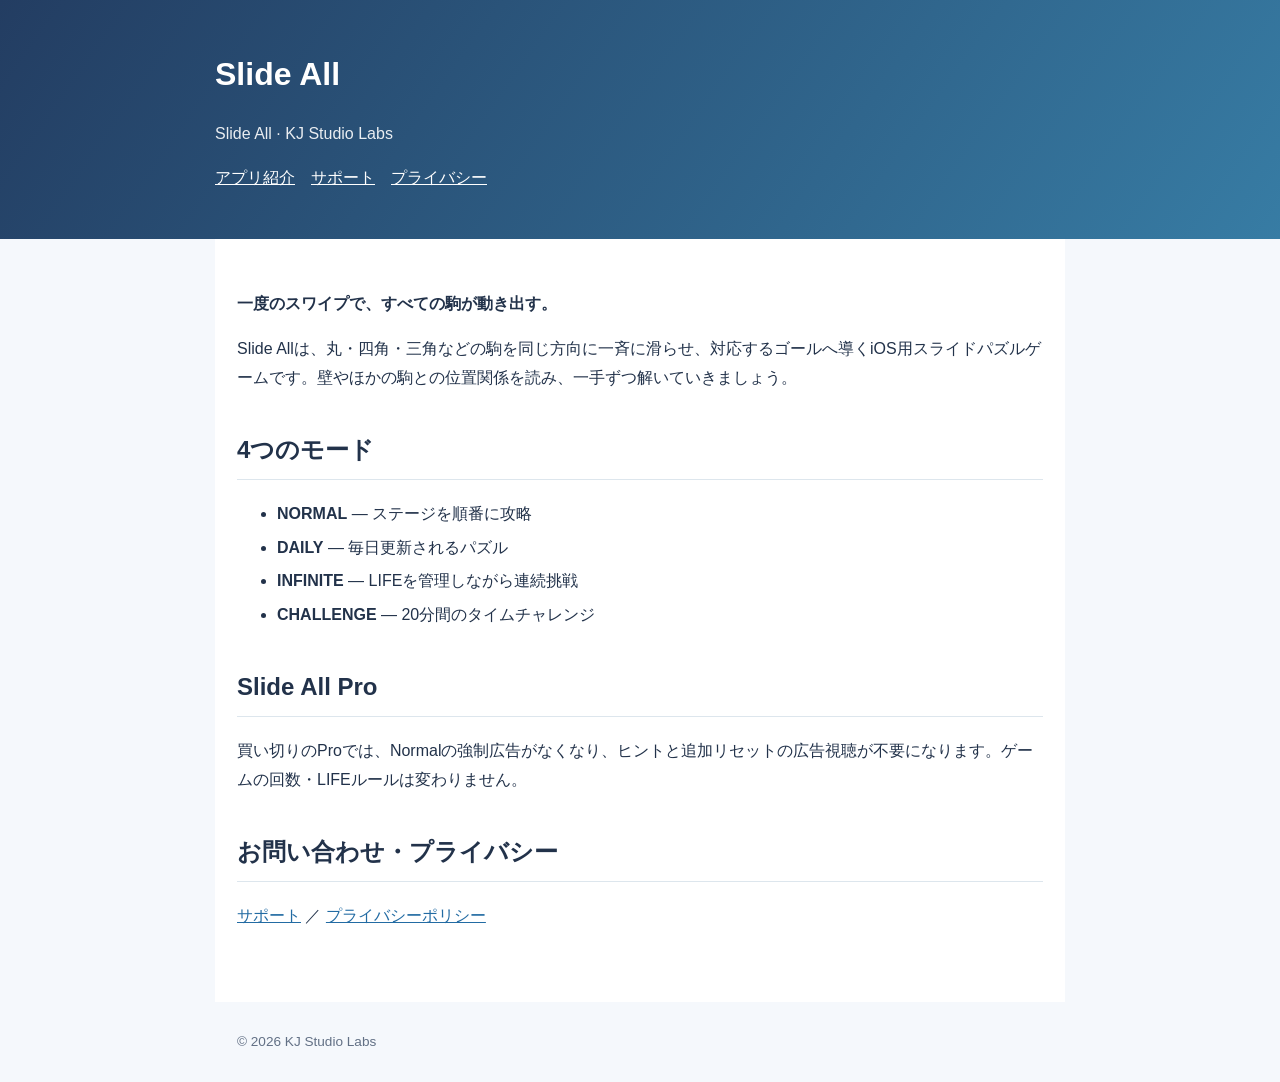
<file: slide-all/index.html>
<!doctype html><html lang="ja"><head><meta charset="utf-8"><meta name="viewport" content="width=device-width,initial-scale=1"><title>Slide All | Slide All</title><meta name="description" content="すべての駒が一斉に動くiOSスライドパズル「Slide All」"><link rel="stylesheet" href="style.css"></head><body><header><div class="inner"><h1>Slide All</h1><p>Slide All · KJ Studio Labs</p><nav><a href="index.html">アプリ紹介</a><a href="support.html">サポート</a><a href="privacy.html">プライバシー</a></nav></div></header><main><p><strong>一度のスワイプで、すべての駒が動き出す。</strong></p><p>Slide Allは、丸・四角・三角などの駒を同じ方向に一斉に滑らせ、対応するゴールへ導くiOS用スライドパズルゲームです。壁やほかの駒との位置関係を読み、一手ずつ解いていきましょう。</p><h2>4つのモード</h2><ul><li><strong>NORMAL</strong> — ステージを順番に攻略</li><li><strong>DAILY</strong> — 毎日更新されるパズル</li><li><strong>INFINITE</strong> — LIFEを管理しながら連続挑戦</li><li><strong>CHALLENGE</strong> — 20分間のタイムチャレンジ</li></ul><h2>Slide All Pro</h2><p>買い切りのProでは、Normalの強制広告がなくなり、ヒントと追加リセットの広告視聴が不要になります。ゲームの回数・LIFEルールは変わりません。</p><h2>お問い合わせ・プライバシー</h2><p><a href="support.html">サポート</a> ／ <a href="privacy.html">プライバシーポリシー</a></p></main><footer>© 2026 KJ Studio Labs</footer></body></html>
</file>
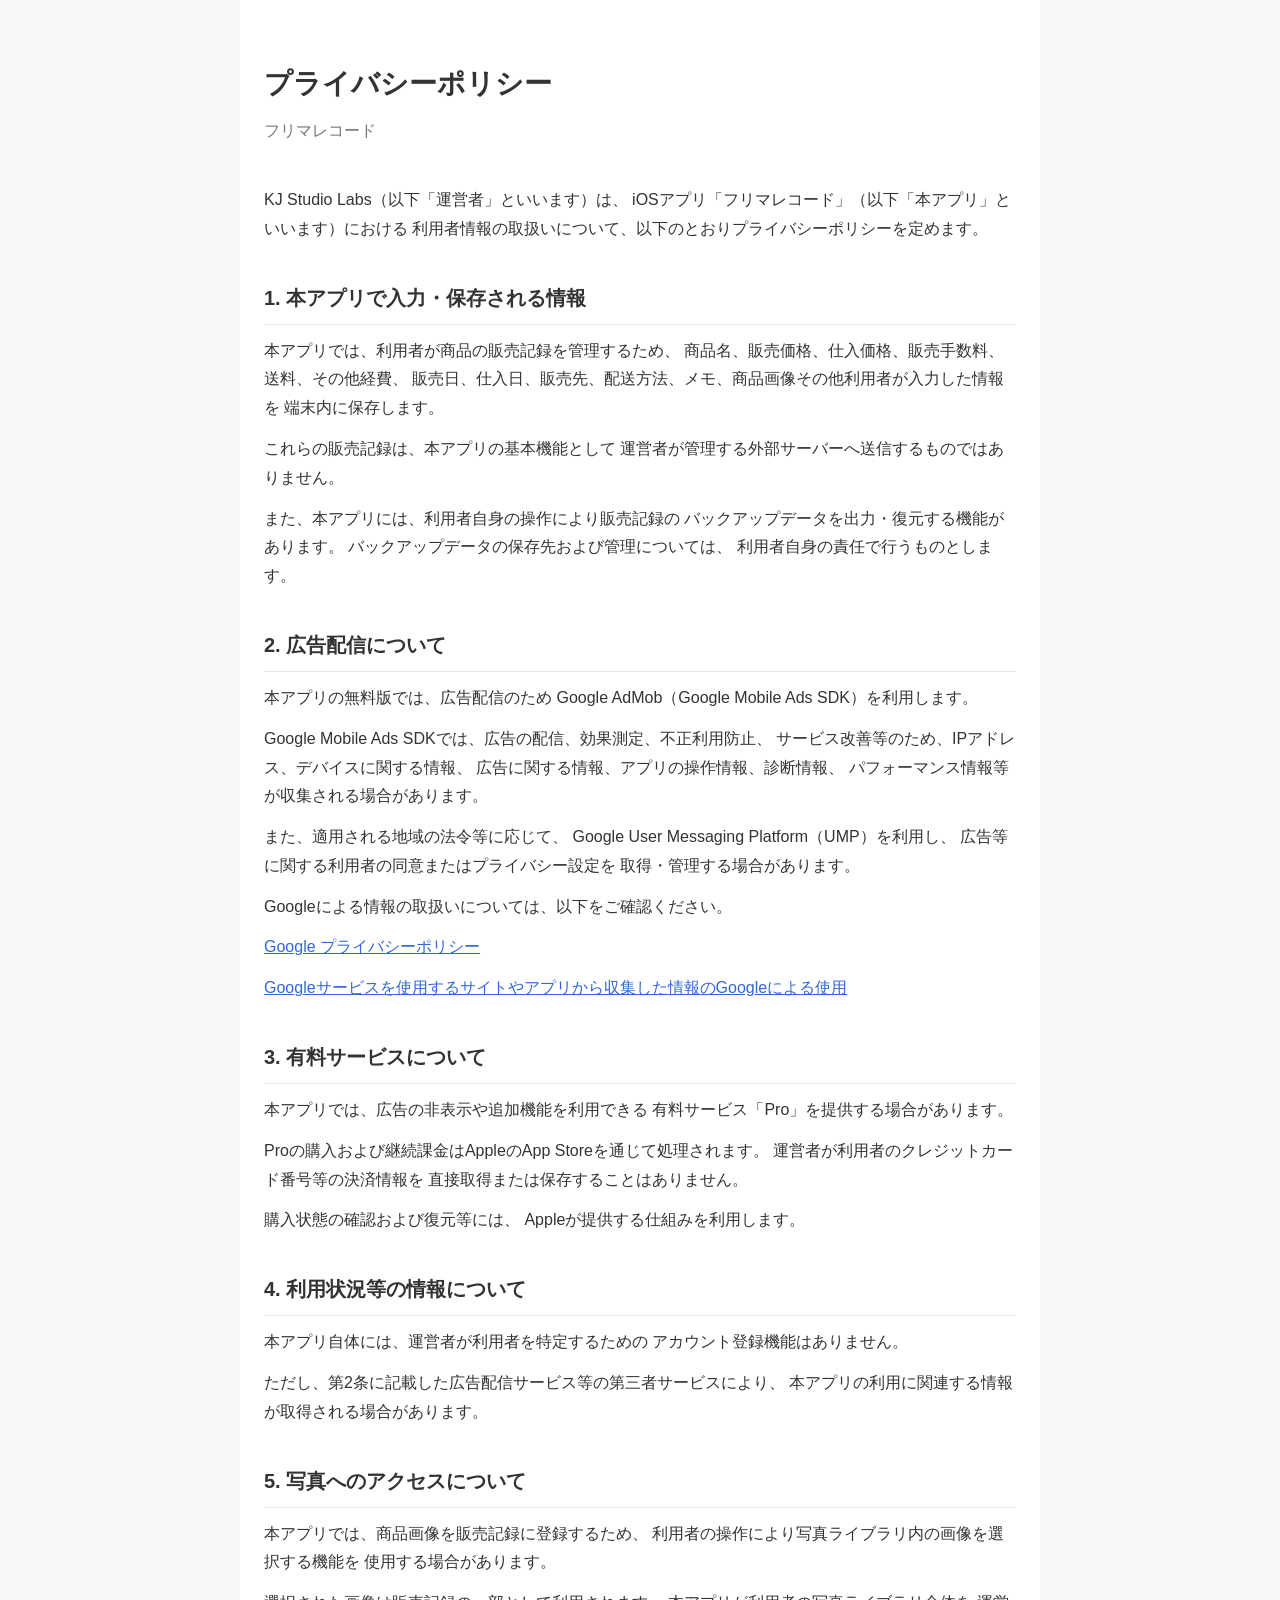
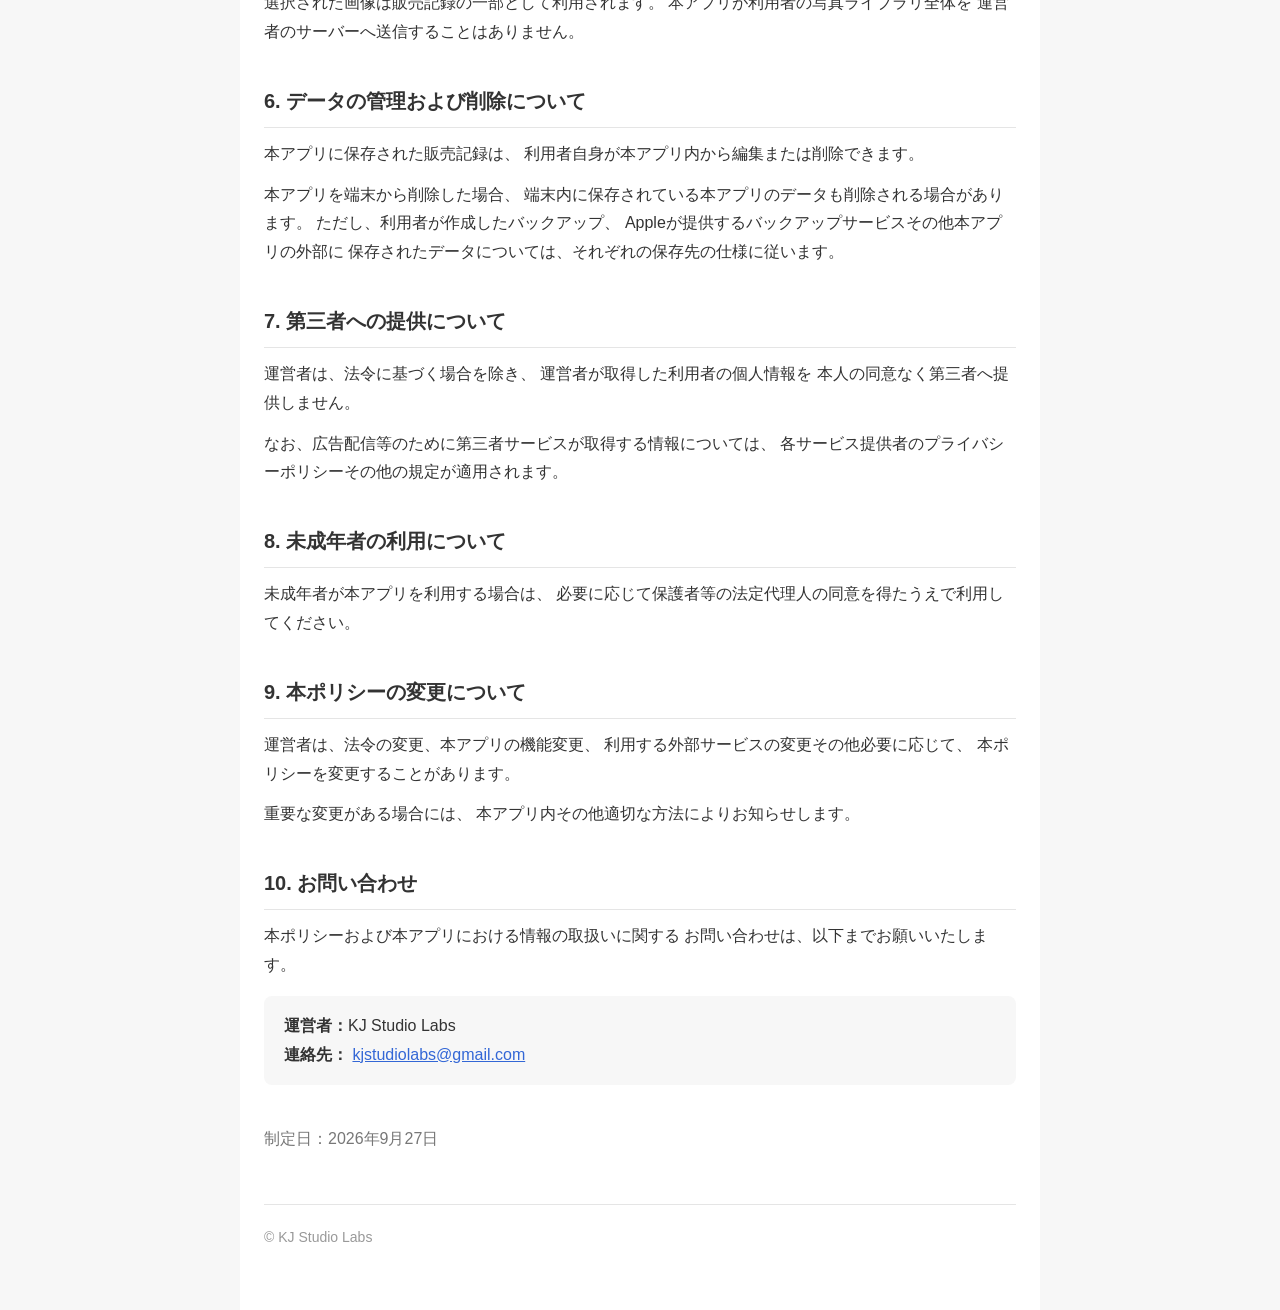
<file: furireco/privacy.html>
<!DOCTYPE html>
<html lang="ja">
<head>
    <meta charset="UTF-8">
    <meta name="viewport" content="width=device-width, initial-scale=1.0">
    <title>プライバシーポリシー | フリマレコード</title>

    <style>
        body {
            font-family: -apple-system, BlinkMacSystemFont, "Helvetica Neue",
                         "Hiragino Kaku Gothic ProN", "Yu Gothic", sans-serif;
            line-height: 1.8;
            color: #333;
            background-color: #f7f7f7;
            margin: 0;
            padding: 0;
        }

        .container {
            max-width: 800px;
            margin: 0 auto;
            padding: 40px 24px 60px;
            background-color: #ffffff;
            min-height: 100vh;
            box-sizing: border-box;
        }

        h1 {
            font-size: 28px;
            margin-bottom: 8px;
        }

        .app-name {
            color: #777;
            margin-top: 0;
            margin-bottom: 40px;
        }

        h2 {
            font-size: 20px;
            margin-top: 36px;
            margin-bottom: 12px;
            border-bottom: 1px solid #e5e5e5;
            padding-bottom: 8px;
        }

        p {
            margin: 12px 0;
        }

        a {
            color: #3367d6;
            word-break: break-all;
        }

        .contact {
            background-color: #f7f7f7;
            padding: 16px 20px;
            border-radius: 8px;
            margin-top: 16px;
        }

        .date {
            margin-top: 40px;
            color: #777;
        }

        footer {
            margin-top: 50px;
            padding-top: 20px;
            border-top: 1px solid #e5e5e5;
            color: #999;
            font-size: 14px;
        }
    </style>
</head>

<body>

<div class="container">

    <h1>プライバシーポリシー</h1>
    <p class="app-name">フリマレコード</p>

    <p>
        KJ Studio Labs（以下「運営者」といいます）は、
        iOSアプリ「フリマレコード」（以下「本アプリ」といいます）における
        利用者情報の取扱いについて、以下のとおりプライバシーポリシーを定めます。
    </p>

    <h2>1. 本アプリで入力・保存される情報</h2>

    <p>
        本アプリでは、利用者が商品の販売記録を管理するため、
        商品名、販売価格、仕入価格、販売手数料、送料、その他経費、
        販売日、仕入日、販売先、配送方法、メモ、商品画像その他利用者が入力した情報を
        端末内に保存します。
    </p>

    <p>
        これらの販売記録は、本アプリの基本機能として
        運営者が管理する外部サーバーへ送信するものではありません。
    </p>

    <p>
        また、本アプリには、利用者自身の操作により販売記録の
        バックアップデータを出力・復元する機能があります。
        バックアップデータの保存先および管理については、
        利用者自身の責任で行うものとします。
    </p>

    <h2>2. 広告配信について</h2>

    <p>
        本アプリの無料版では、広告配信のため
        Google AdMob（Google Mobile Ads SDK）を利用します。
    </p>

    <p>
        Google Mobile Ads SDKでは、広告の配信、効果測定、不正利用防止、
        サービス改善等のため、IPアドレス、デバイスに関する情報、
        広告に関する情報、アプリの操作情報、診断情報、
        パフォーマンス情報等が収集される場合があります。
    </p>

    <p>
        また、適用される地域の法令等に応じて、
        Google User Messaging Platform（UMP）を利用し、
        広告等に関する利用者の同意またはプライバシー設定を
        取得・管理する場合があります。
    </p>

    <p>
        Googleによる情報の取扱いについては、以下をご確認ください。
    </p>

    <p>
        <a href="https://policies.google.com/privacy" target="_blank" rel="noopener noreferrer">
            Google プライバシーポリシー
        </a>
    </p>

    <p>
        <a href="https://policies.google.com/technologies/partner-sites"
           target="_blank"
           rel="noopener noreferrer">
            Googleサービスを使用するサイトやアプリから収集した情報のGoogleによる使用
        </a>
    </p>

    <h2>3. 有料サービスについて</h2>

    <p>
        本アプリでは、広告の非表示や追加機能を利用できる
        有料サービス「Pro」を提供する場合があります。
    </p>

    <p>
        Proの購入および継続課金はAppleのApp Storeを通じて処理されます。
        運営者が利用者のクレジットカード番号等の決済情報を
        直接取得または保存することはありません。
    </p>

    <p>
        購入状態の確認および復元等には、
        Appleが提供する仕組みを利用します。
    </p>

    <h2>4. 利用状況等の情報について</h2>

    <p>
        本アプリ自体には、運営者が利用者を特定するための
        アカウント登録機能はありません。
    </p>

    <p>
        ただし、第2条に記載した広告配信サービス等の第三者サービスにより、
        本アプリの利用に関連する情報が取得される場合があります。
    </p>

    <h2>5. 写真へのアクセスについて</h2>

    <p>
        本アプリでは、商品画像を販売記録に登録するため、
        利用者の操作により写真ライブラリ内の画像を選択する機能を
        使用する場合があります。
    </p>

    <p>
        選択された画像は販売記録の一部として利用されます。
        本アプリが利用者の写真ライブラリ全体を
        運営者のサーバーへ送信することはありません。
    </p>

    <h2>6. データの管理および削除について</h2>

    <p>
        本アプリに保存された販売記録は、
        利用者自身が本アプリ内から編集または削除できます。
    </p>

    <p>
        本アプリを端末から削除した場合、
        端末内に保存されている本アプリのデータも削除される場合があります。
        ただし、利用者が作成したバックアップ、
        Appleが提供するバックアップサービスその他本アプリの外部に
        保存されたデータについては、それぞれの保存先の仕様に従います。
    </p>

    <h2>7. 第三者への提供について</h2>

    <p>
        運営者は、法令に基づく場合を除き、
        運営者が取得した利用者の個人情報を
        本人の同意なく第三者へ提供しません。
    </p>

    <p>
        なお、広告配信等のために第三者サービスが取得する情報については、
        各サービス提供者のプライバシーポリシーその他の規定が適用されます。
    </p>

    <h2>8. 未成年者の利用について</h2>

    <p>
        未成年者が本アプリを利用する場合は、
        必要に応じて保護者等の法定代理人の同意を得たうえで利用してください。
    </p>

    <h2>9. 本ポリシーの変更について</h2>

    <p>
        運営者は、法令の変更、本アプリの機能変更、
        利用する外部サービスの変更その他必要に応じて、
        本ポリシーを変更することがあります。
    </p>

    <p>
        重要な変更がある場合には、
        本アプリ内その他適切な方法によりお知らせします。
    </p>

    <h2>10. お問い合わせ</h2>

    <p>
        本ポリシーおよび本アプリにおける情報の取扱いに関する
        お問い合わせは、以下までお願いいたします。
    </p>

    <div class="contact">
        <strong>運営者：</strong>KJ Studio Labs<br>
        <strong>連絡先：</strong>
        <a href="mailto:kjstudiolabs@gmail.com">
            kjstudiolabs@gmail.com
        </a>
    </div>

    <p class="date">
        制定日：2026年9月27日
    </p>

    <footer>
        © KJ Studio Labs
    </footer>

</div>

</body>
</html>
</file>
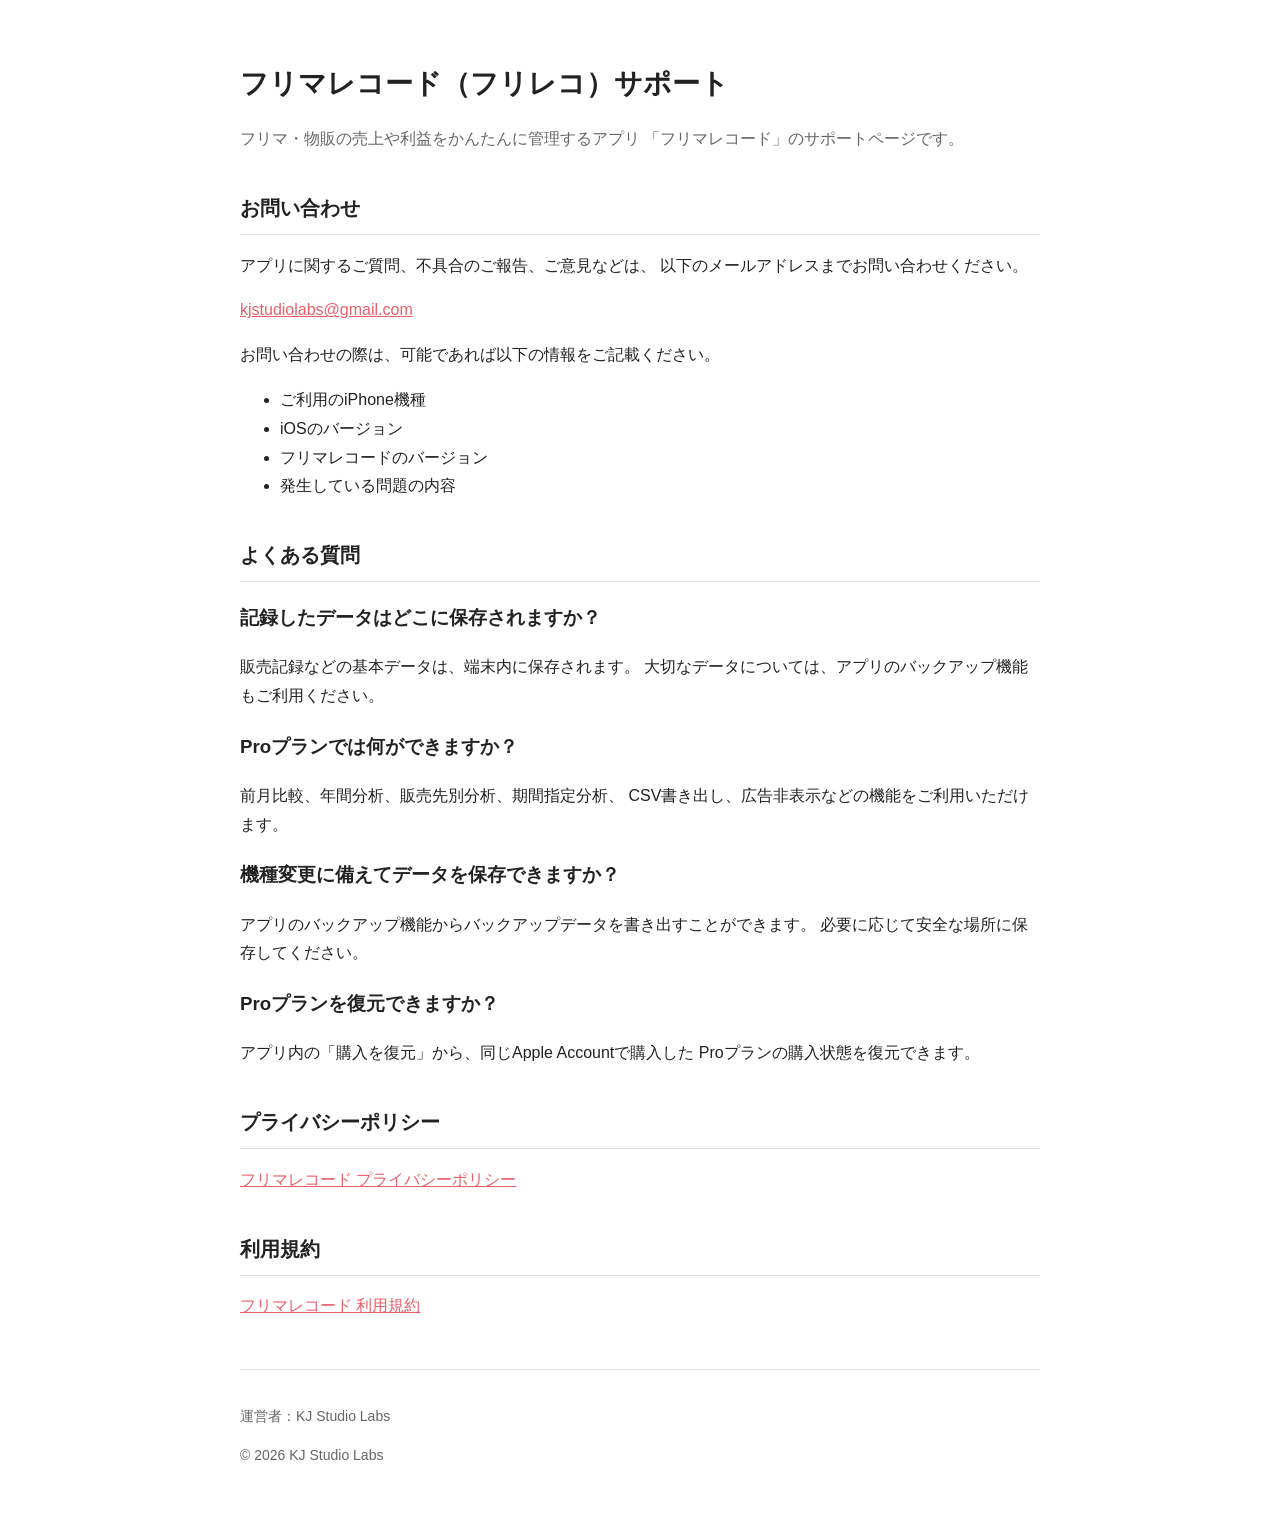
<file: furireco/support.html>
<!DOCTYPE html>
<html lang="ja">
<head>
  <meta charset="UTF-8">
  <meta name="viewport" content="width=device-width, initial-scale=1.0">
  <title>フリマレコード（フリレコ）サポート</title>
  <style>
    body {
      font-family: -apple-system, BlinkMacSystemFont, "Helvetica Neue",
                   "Hiragino Kaku Gothic ProN", "Yu Gothic", sans-serif;
      max-width: 800px;
      margin: 0 auto;
      padding: 40px 20px;
      line-height: 1.8;
      color: #222;
      background: #fff;
    }

    h1 {
      font-size: 28px;
      margin-bottom: 8px;
    }

    h2 {
      font-size: 20px;
      margin-top: 36px;
      padding-bottom: 8px;
      border-bottom: 1px solid #ddd;
    }

    .subtitle {
      color: #666;
      margin-bottom: 32px;
    }

    a {
      color: #e95f6a;
    }

    .footer {
      margin-top: 48px;
      padding-top: 20px;
      border-top: 1px solid #ddd;
      color: #666;
      font-size: 14px;
    }
  </style>
</head>

<body>

  <h1>フリマレコード（フリレコ）サポート</h1>

  <p class="subtitle">
    フリマ・物販の売上や利益をかんたんに管理するアプリ
    「フリマレコード」のサポートページです。
  </p>

  <h2>お問い合わせ</h2>

  <p>
    アプリに関するご質問、不具合のご報告、ご意見などは、
    以下のメールアドレスまでお問い合わせください。
  </p>

  <p>
    <a href="mailto:kjstudiolabs@gmail.com">
      kjstudiolabs@gmail.com
    </a>
  </p>

  <p>
    お問い合わせの際は、可能であれば以下の情報をご記載ください。
  </p>

  <ul>
    <li>ご利用のiPhone機種</li>
    <li>iOSのバージョン</li>
    <li>フリマレコードのバージョン</li>
    <li>発生している問題の内容</li>
  </ul>

  <h2>よくある質問</h2>

  <h3>記録したデータはどこに保存されますか？</h3>
  <p>
    販売記録などの基本データは、端末内に保存されます。
    大切なデータについては、アプリのバックアップ機能もご利用ください。
  </p>

  <h3>Proプランでは何ができますか？</h3>
  <p>
    前月比較、年間分析、販売先別分析、期間指定分析、
    CSV書き出し、広告非表示などの機能をご利用いただけます。
  </p>

  <h3>機種変更に備えてデータを保存できますか？</h3>
  <p>
    アプリのバックアップ機能からバックアップデータを書き出すことができます。
    必要に応じて安全な場所に保存してください。
  </p>

  <h3>Proプランを復元できますか？</h3>
  <p>
    アプリ内の「購入を復元」から、同じApple Accountで購入した
    Proプランの購入状態を復元できます。
  </p>

  <h2>プライバシーポリシー</h2>

  <p>
    <a href="https://ikermadrid72.github.io/furireco/privacy.html">
      フリマレコード プライバシーポリシー
    </a>
  </p>

  <h2>利用規約</h2>

  <p>
    <a href="https://ikermadrid72.github.io/furireco/terms.html">
      フリマレコード 利用規約
    </a>
  </p>

  <div class="footer">
    <p>運営者：KJ Studio Labs</p>
    <p>© 2026 KJ Studio Labs</p>
  </div>

</body>
</html>
</file>
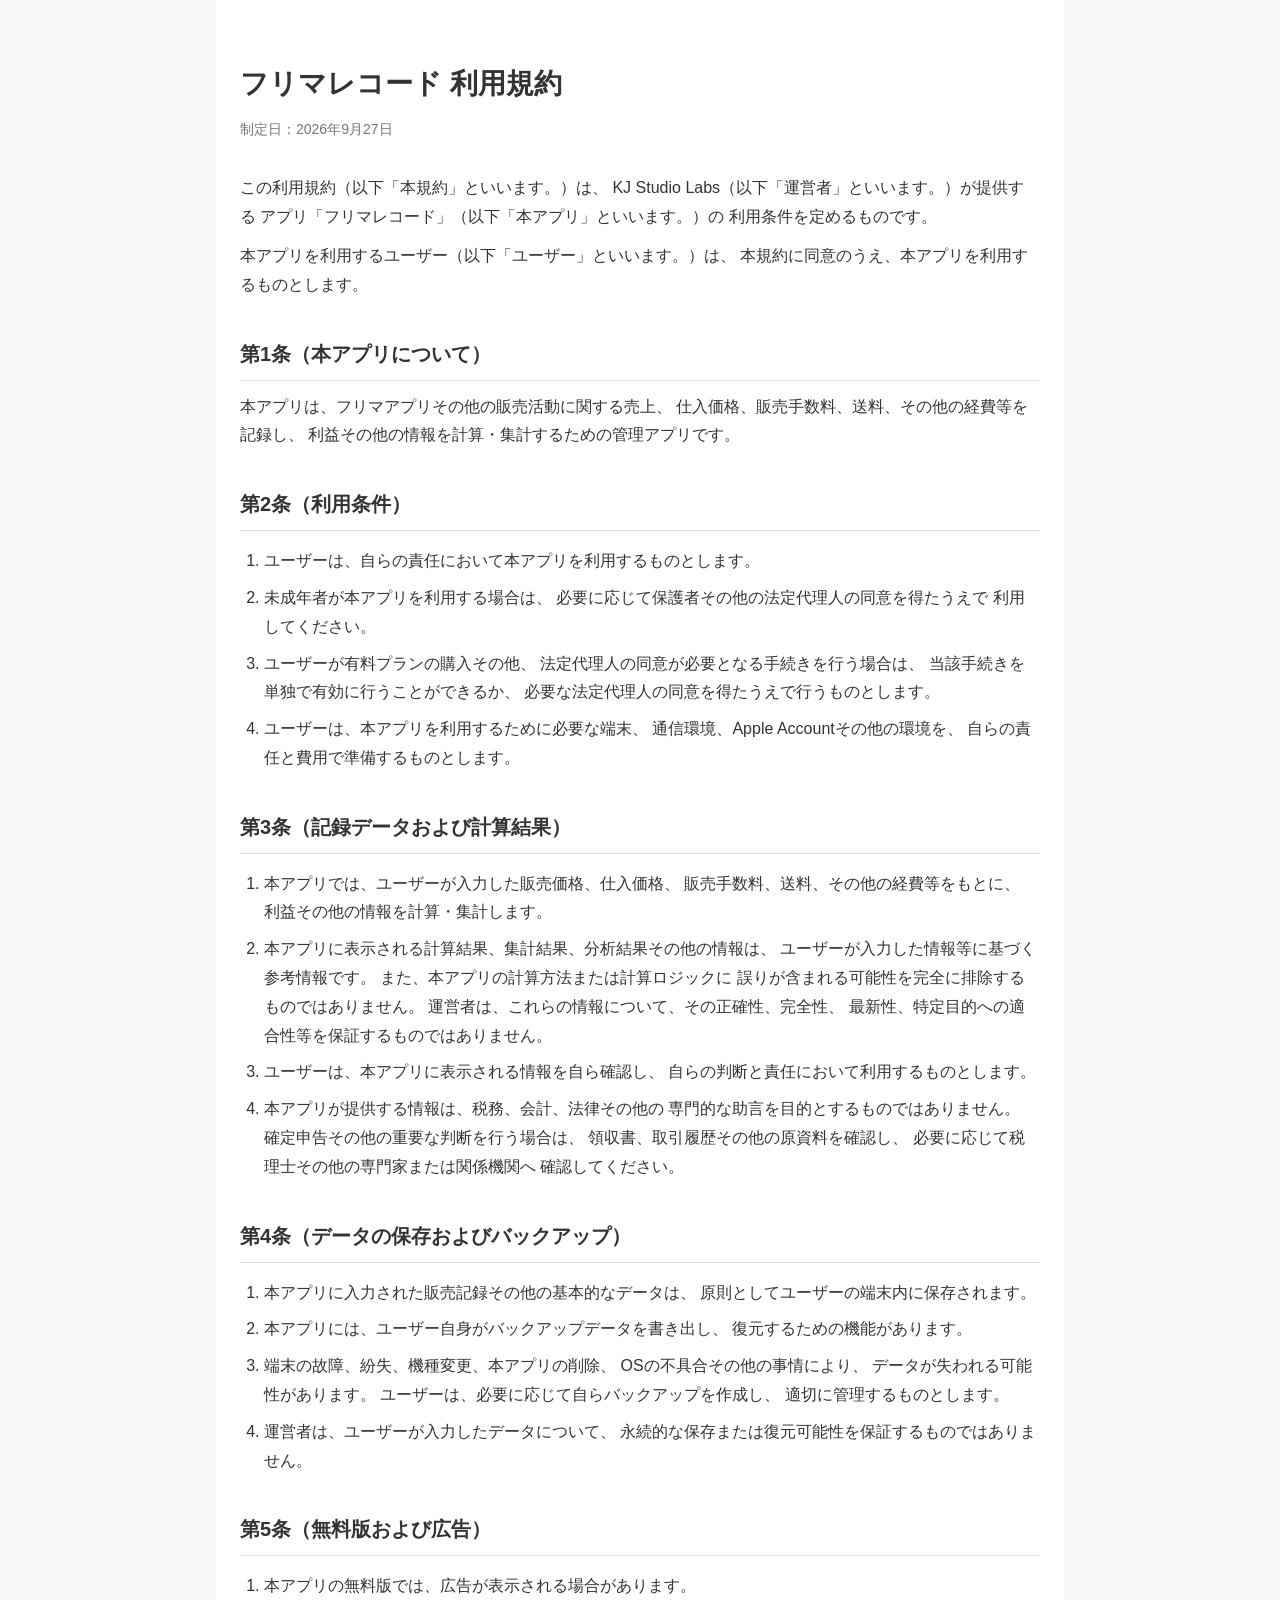
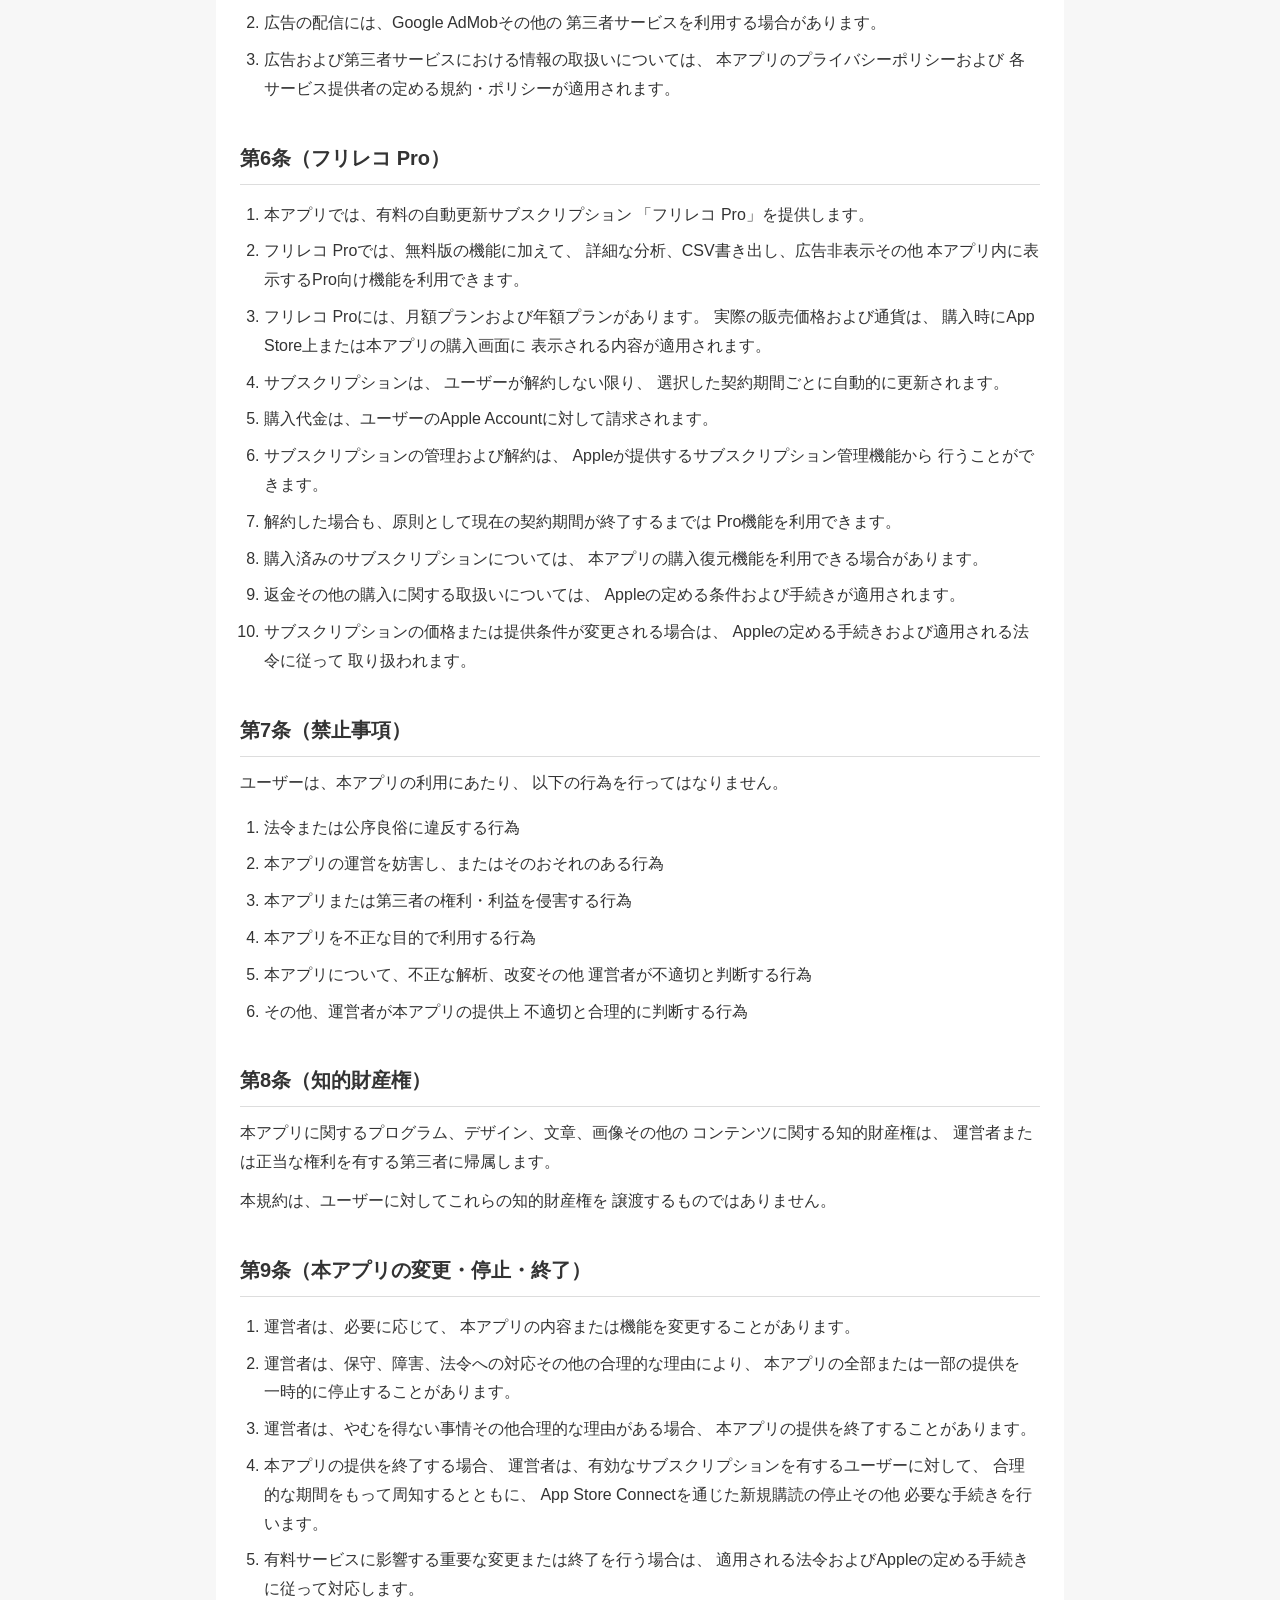
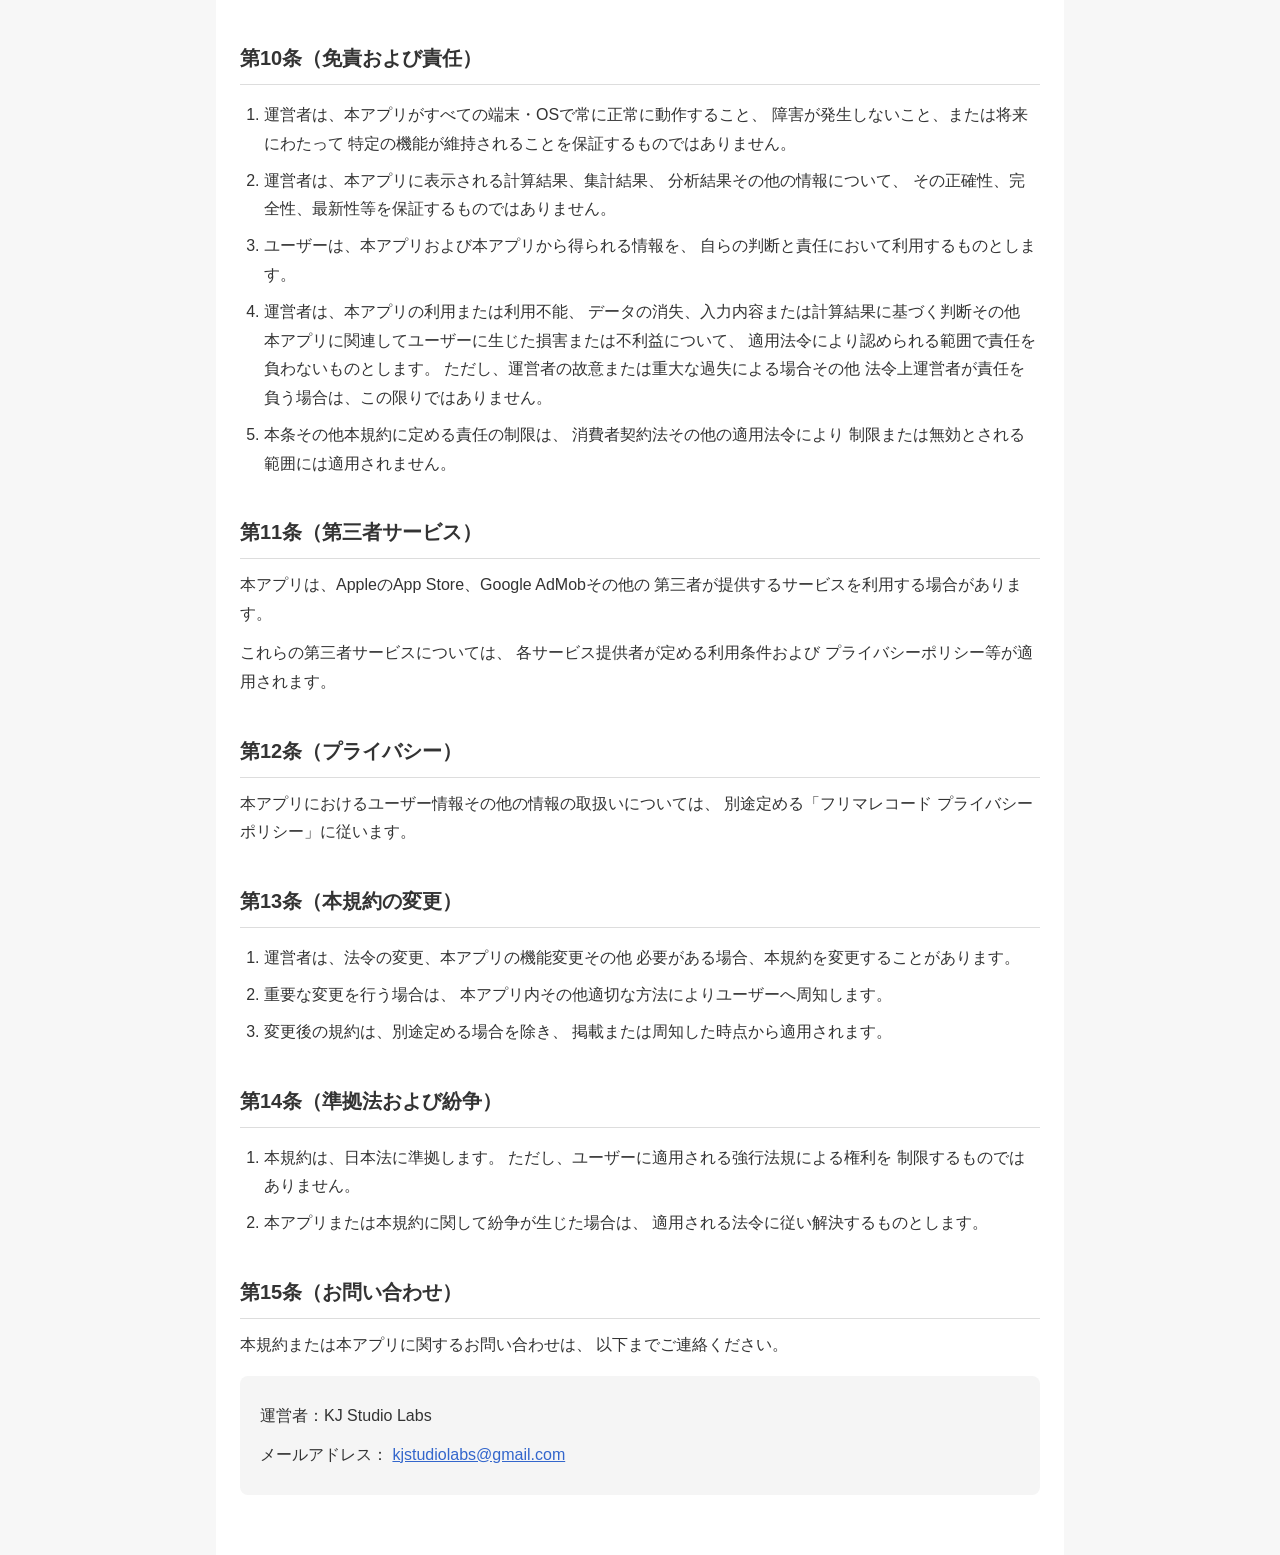
<file: furireco/terms.html>
<!DOCTYPE html>
<html lang="ja">
<head>
  <meta charset="UTF-8">
  <meta name="viewport" content="width=device-width, initial-scale=1.0">
  <title>フリマレコード 利用規約</title>

  <style>
    body {
      font-family:
        -apple-system,
        BlinkMacSystemFont,
        "Helvetica Neue",
        "Hiragino Kaku Gothic ProN",
        "Yu Gothic",
        sans-serif;
      line-height: 1.8;
      color: #333;
      background: #f7f7f7;
      margin: 0;
      padding: 0;
    }

    .container {
      max-width: 800px;
      margin: 0 auto;
      padding: 40px 24px 60px;
      background: #fff;
    }

    h1 {
      font-size: 28px;
      margin-bottom: 8px;
    }

    h2 {
      font-size: 20px;
      margin-top: 36px;
      margin-bottom: 12px;
      border-bottom: 1px solid #ddd;
      padding-bottom: 8px;
    }

    p {
      margin: 10px 0;
    }

    ol {
      padding-left: 24px;
    }

    li {
      margin: 8px 0;
    }

    .updated {
      color: #777;
      font-size: 14px;
      margin-bottom: 32px;
    }

    .contact {
      background: #f5f5f5;
      padding: 16px 20px;
      border-radius: 8px;
      margin-top: 16px;
    }

    a {
      color: #3366cc;
    }
  </style>
</head>

<body>

<div class="container">

  <h1>フリマレコード 利用規約</h1>
  <div class="updated">制定日：2026年9月27日</div>

  <p>
    この利用規約（以下「本規約」といいます。）は、
    KJ Studio Labs（以下「運営者」といいます。）が提供する
    アプリ「フリマレコード」（以下「本アプリ」といいます。）の
    利用条件を定めるものです。
  </p>

  <p>
    本アプリを利用するユーザー（以下「ユーザー」といいます。）は、
    本規約に同意のうえ、本アプリを利用するものとします。
  </p>


  <h2>第1条（本アプリについて）</h2>

  <p>
    本アプリは、フリマアプリその他の販売活動に関する売上、
    仕入価格、販売手数料、送料、その他の経費等を記録し、
    利益その他の情報を計算・集計するための管理アプリです。
  </p>


  <h2>第2条（利用条件）</h2>

  <ol>
    <li>
      ユーザーは、自らの責任において本アプリを利用するものとします。
    </li>

    <li>
      未成年者が本アプリを利用する場合は、
      必要に応じて保護者その他の法定代理人の同意を得たうえで
      利用してください。
    </li>

    <li>
      ユーザーが有料プランの購入その他、
      法定代理人の同意が必要となる手続きを行う場合は、
      当該手続きを単独で有効に行うことができるか、
      必要な法定代理人の同意を得たうえで行うものとします。
    </li>

    <li>
      ユーザーは、本アプリを利用するために必要な端末、
      通信環境、Apple Accountその他の環境を、
      自らの責任と費用で準備するものとします。
    </li>
  </ol>


  <h2>第3条（記録データおよび計算結果）</h2>

  <ol>
    <li>
      本アプリでは、ユーザーが入力した販売価格、仕入価格、
      販売手数料、送料、その他の経費等をもとに、
      利益その他の情報を計算・集計します。
    </li>

    <li>
      本アプリに表示される計算結果、集計結果、分析結果その他の情報は、
      ユーザーが入力した情報等に基づく参考情報です。
      また、本アプリの計算方法または計算ロジックに
      誤りが含まれる可能性を完全に排除するものではありません。
      運営者は、これらの情報について、その正確性、完全性、
      最新性、特定目的への適合性等を保証するものではありません。
    </li>

    <li>
      ユーザーは、本アプリに表示される情報を自ら確認し、
      自らの判断と責任において利用するものとします。
    </li>

    <li>
      本アプリが提供する情報は、税務、会計、法律その他の
      専門的な助言を目的とするものではありません。
      確定申告その他の重要な判断を行う場合は、
      領収書、取引履歴その他の原資料を確認し、
      必要に応じて税理士その他の専門家または関係機関へ
      確認してください。
    </li>
  </ol>


  <h2>第4条（データの保存およびバックアップ）</h2>

  <ol>
    <li>
      本アプリに入力された販売記録その他の基本的なデータは、
      原則としてユーザーの端末内に保存されます。
    </li>

    <li>
      本アプリには、ユーザー自身がバックアップデータを書き出し、
      復元するための機能があります。
    </li>

    <li>
      端末の故障、紛失、機種変更、本アプリの削除、
      OSの不具合その他の事情により、
      データが失われる可能性があります。
      ユーザーは、必要に応じて自らバックアップを作成し、
      適切に管理するものとします。
    </li>

    <li>
      運営者は、ユーザーが入力したデータについて、
      永続的な保存または復元可能性を保証するものではありません。
    </li>
  </ol>


  <h2>第5条（無料版および広告）</h2>

  <ol>
    <li>
      本アプリの無料版では、広告が表示される場合があります。
    </li>

    <li>
      広告の配信には、Google AdMobその他の
      第三者サービスを利用する場合があります。
    </li>

    <li>
      広告および第三者サービスにおける情報の取扱いについては、
      本アプリのプライバシーポリシーおよび
      各サービス提供者の定める規約・ポリシーが適用されます。
    </li>
  </ol>


  <h2>第6条（フリレコ Pro）</h2>

  <ol>
    <li>
      本アプリでは、有料の自動更新サブスクリプション
      「フリレコ Pro」を提供します。
    </li>

    <li>
      フリレコ Proでは、無料版の機能に加えて、
      詳細な分析、CSV書き出し、広告非表示その他
      本アプリ内に表示するPro向け機能を利用できます。
    </li>

    <li>
      フリレコ Proには、月額プランおよび年額プランがあります。
      実際の販売価格および通貨は、
      購入時にApp Store上または本アプリの購入画面に
      表示される内容が適用されます。
    </li>

    <li>
      サブスクリプションは、
      ユーザーが解約しない限り、
      選択した契約期間ごとに自動的に更新されます。
    </li>

    <li>
      購入代金は、ユーザーのApple Accountに対して請求されます。
    </li>

    <li>
      サブスクリプションの管理および解約は、
      Appleが提供するサブスクリプション管理機能から
      行うことができます。
    </li>

    <li>
      解約した場合も、原則として現在の契約期間が終了するまでは
      Pro機能を利用できます。
    </li>

    <li>
      購入済みのサブスクリプションについては、
      本アプリの購入復元機能を利用できる場合があります。
    </li>

    <li>
      返金その他の購入に関する取扱いについては、
      Appleの定める条件および手続きが適用されます。
    </li>

    <li>
      サブスクリプションの価格または提供条件が変更される場合は、
      Appleの定める手続きおよび適用される法令に従って
      取り扱われます。
    </li>
  </ol>


  <h2>第7条（禁止事項）</h2>

  <p>
    ユーザーは、本アプリの利用にあたり、
    以下の行為を行ってはなりません。
  </p>

  <ol>
    <li>法令または公序良俗に違反する行為</li>
    <li>本アプリの運営を妨害し、またはそのおそれのある行為</li>
    <li>本アプリまたは第三者の権利・利益を侵害する行為</li>
    <li>本アプリを不正な目的で利用する行為</li>
    <li>
      本アプリについて、不正な解析、改変その他
      運営者が不適切と判断する行為
    </li>
    <li>
      その他、運営者が本アプリの提供上
      不適切と合理的に判断する行為
    </li>
  </ol>


  <h2>第8条（知的財産権）</h2>

  <p>
    本アプリに関するプログラム、デザイン、文章、画像その他の
    コンテンツに関する知的財産権は、
    運営者または正当な権利を有する第三者に帰属します。
  </p>

  <p>
    本規約は、ユーザーに対してこれらの知的財産権を
    譲渡するものではありません。
  </p>


  <h2>第9条（本アプリの変更・停止・終了）</h2>

  <ol>
    <li>
      運営者は、必要に応じて、
      本アプリの内容または機能を変更することがあります。
    </li>

    <li>
      運営者は、保守、障害、法令への対応その他の合理的な理由により、
      本アプリの全部または一部の提供を
      一時的に停止することがあります。
    </li>

    <li>
      運営者は、やむを得ない事情その他合理的な理由がある場合、
      本アプリの提供を終了することがあります。
    </li>

    <li>
      本アプリの提供を終了する場合、
      運営者は、有効なサブスクリプションを有するユーザーに対して、
      合理的な期間をもって周知するとともに、
      App Store Connectを通じた新規購読の停止その他
      必要な手続きを行います。
    </li>

    <li>
      有料サービスに影響する重要な変更または終了を行う場合は、
      適用される法令およびAppleの定める手続きに従って対応します。
    </li>
  </ol>


  <h2>第10条（免責および責任）</h2>

  <ol>
    <li>
      運営者は、本アプリがすべての端末・OSで常に正常に動作すること、
      障害が発生しないこと、または将来にわたって
      特定の機能が維持されることを保証するものではありません。
    </li>

    <li>
      運営者は、本アプリに表示される計算結果、集計結果、
      分析結果その他の情報について、
      その正確性、完全性、最新性等を保証するものではありません。
    </li>

    <li>
      ユーザーは、本アプリおよび本アプリから得られる情報を、
      自らの判断と責任において利用するものとします。
    </li>

    <li>
      運営者は、本アプリの利用または利用不能、
      データの消失、入力内容または計算結果に基づく判断その他
      本アプリに関連してユーザーに生じた損害または不利益について、
      適用法令により認められる範囲で責任を負わないものとします。
      ただし、運営者の故意または重大な過失による場合その他
      法令上運営者が責任を負う場合は、この限りではありません。
    </li>

    <li>
      本条その他本規約に定める責任の制限は、
      消費者契約法その他の適用法令により
      制限または無効とされる範囲には適用されません。
    </li>
  </ol>


  <h2>第11条（第三者サービス）</h2>

  <p>
    本アプリは、AppleのApp Store、Google AdMobその他の
    第三者が提供するサービスを利用する場合があります。
  </p>

  <p>
    これらの第三者サービスについては、
    各サービス提供者が定める利用条件および
    プライバシーポリシー等が適用されます。
  </p>


  <h2>第12条（プライバシー）</h2>

  <p>
    本アプリにおけるユーザー情報その他の情報の取扱いについては、
    別途定める「フリマレコード プライバシーポリシー」に従います。
  </p>


  <h2>第13条（本規約の変更）</h2>

  <ol>
    <li>
      運営者は、法令の変更、本アプリの機能変更その他
      必要がある場合、本規約を変更することがあります。
    </li>

    <li>
      重要な変更を行う場合は、
      本アプリ内その他適切な方法によりユーザーへ周知します。
    </li>

    <li>
      変更後の規約は、別途定める場合を除き、
      掲載または周知した時点から適用されます。
    </li>
  </ol>


  <h2>第14条（準拠法および紛争）</h2>

  <ol>
    <li>
      本規約は、日本法に準拠します。
      ただし、ユーザーに適用される強行法規による権利を
      制限するものではありません。
    </li>

    <li>
      本アプリまたは本規約に関して紛争が生じた場合は、
      適用される法令に従い解決するものとします。
    </li>
  </ol>


  <h2>第15条（お問い合わせ）</h2>

  <p>
    本規約または本アプリに関するお問い合わせは、
    以下までご連絡ください。
  </p>

  <div class="contact">
    <p>
      運営者：KJ Studio Labs
    </p>

    <p>
      メールアドレス：
      <a href="mailto:kjstudiolabs@gmail.com">
        kjstudiolabs@gmail.com
      </a>
    </p>
  </div>


</div>

</body>
</html>
</file>
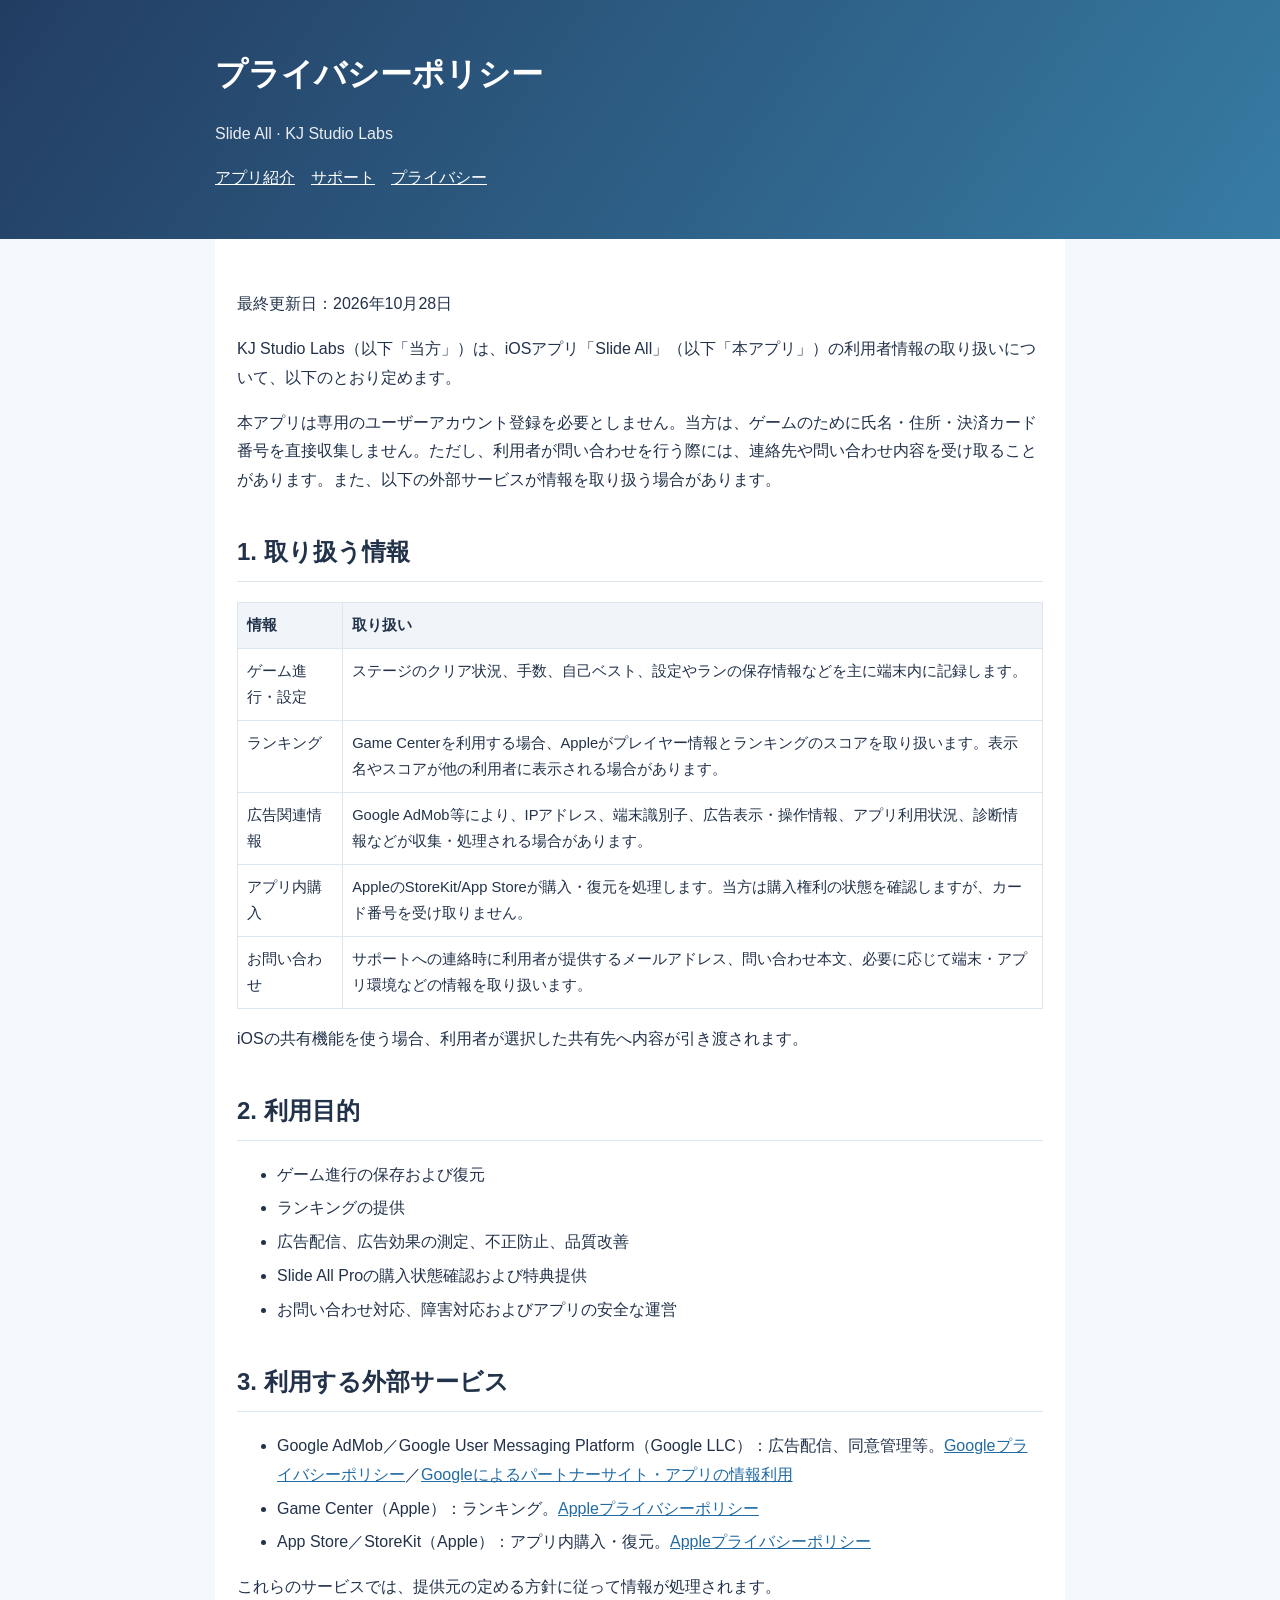
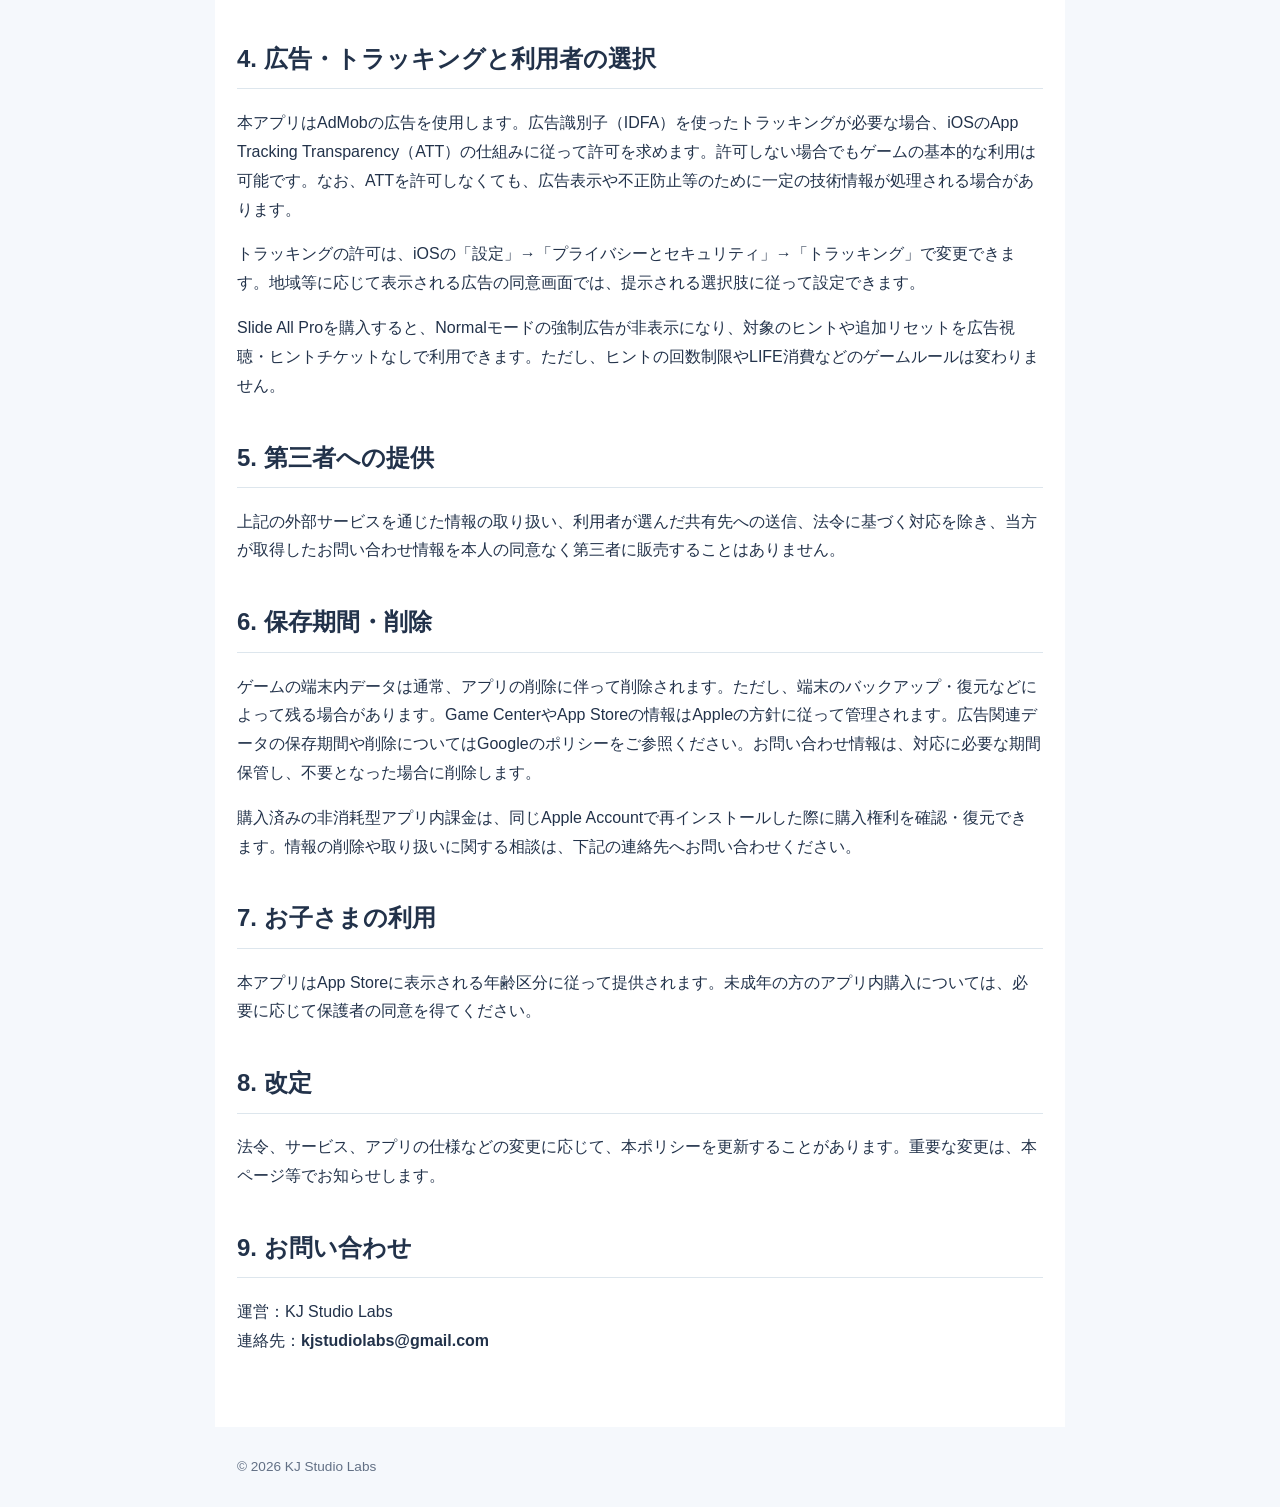
<file: slide-all/privacy.html>
<!doctype html><html lang="ja"><head><meta charset="utf-8"><meta name="viewport" content="width=device-width,initial-scale=1"><title>プライバシーポリシー | Slide All</title><meta name="description" content="iOSパズルゲーム Slide All / KJ Studio Labs"><link rel="stylesheet" href="style.css"></head><body><header><div class="inner"><h1>プライバシーポリシー</h1><p>Slide All · KJ Studio Labs</p><nav><a href="index.html">アプリ紹介</a><a href="support.html">サポート</a><a href="privacy.html">プライバシー</a></nav></div></header><main><p>最終更新日：2026年10月28日</p><p>KJ Studio Labs（以下「当方」）は、iOSアプリ「Slide All」（以下「本アプリ」）の利用者情報の取り扱いについて、以下のとおり定めます。</p><p>本アプリは専用のユーザーアカウント登録を必要としません。当方は、ゲームのために氏名・住所・決済カード番号を直接収集しません。ただし、利用者が問い合わせを行う際には、連絡先や問い合わせ内容を受け取ることがあります。また、以下の外部サービスが情報を取り扱う場合があります。</p>
<h2>1. 取り扱う情報</h2><table><tr><th>情報</th><th>取り扱い</th></tr><tr><td>ゲーム進行・設定</td><td>ステージのクリア状況、手数、自己ベスト、設定やランの保存情報などを主に端末内に記録します。</td></tr><tr><td>ランキング</td><td>Game Centerを利用する場合、Appleがプレイヤー情報とランキングのスコアを取り扱います。表示名やスコアが他の利用者に表示される場合があります。</td></tr><tr><td>広告関連情報</td><td>Google AdMob等により、IPアドレス、端末識別子、広告表示・操作情報、アプリ利用状況、診断情報などが収集・処理される場合があります。</td></tr><tr><td>アプリ内購入</td><td>AppleのStoreKit/App Storeが購入・復元を処理します。当方は購入権利の状態を確認しますが、カード番号を受け取りません。</td></tr><tr><td>お問い合わせ</td><td>サポートへの連絡時に利用者が提供するメールアドレス、問い合わせ本文、必要に応じて端末・アプリ環境などの情報を取り扱います。</td></tr></table><p>iOSの共有機能を使う場合、利用者が選択した共有先へ内容が引き渡されます。</p>
<h2>2. 利用目的</h2><ul><li>ゲーム進行の保存および復元</li><li>ランキングの提供</li><li>広告配信、広告効果の測定、不正防止、品質改善</li><li>Slide All Proの購入状態確認および特典提供</li><li>お問い合わせ対応、障害対応およびアプリの安全な運営</li></ul>
<h2>3. 利用する外部サービス</h2><ul><li>Google AdMob／Google User Messaging Platform（Google LLC）：広告配信、同意管理等。<a href="https://policies.google.com/privacy?hl=ja">Googleプライバシーポリシー</a>／<a href="https://policies.google.com/technologies/partner-sites?hl=ja">Googleによるパートナーサイト・アプリの情報利用</a></li><li>Game Center（Apple）：ランキング。<a href="https://www.apple.com/jp/legal/privacy/">Appleプライバシーポリシー</a></li><li>App Store／StoreKit（Apple）：アプリ内購入・復元。<a href="https://www.apple.com/jp/legal/privacy/">Appleプライバシーポリシー</a></li></ul><p>これらのサービスでは、提供元の定める方針に従って情報が処理されます。</p>
<h2>4. 広告・トラッキングと利用者の選択</h2><p>本アプリはAdMobの広告を使用します。広告識別子（IDFA）を使ったトラッキングが必要な場合、iOSのApp Tracking Transparency（ATT）の仕組みに従って許可を求めます。許可しない場合でもゲームの基本的な利用は可能です。なお、ATTを許可しなくても、広告表示や不正防止等のために一定の技術情報が処理される場合があります。</p><p>トラッキングの許可は、iOSの「設定」→「プライバシーとセキュリティ」→「トラッキング」で変更できます。地域等に応じて表示される広告の同意画面では、提示される選択肢に従って設定できます。</p><p>Slide All Proを購入すると、Normalモードの強制広告が非表示になり、対象のヒントや追加リセットを広告視聴・ヒントチケットなしで利用できます。ただし、ヒントの回数制限やLIFE消費などのゲームルールは変わりません。</p>
<h2>5. 第三者への提供</h2><p>上記の外部サービスを通じた情報の取り扱い、利用者が選んだ共有先への送信、法令に基づく対応を除き、当方が取得したお問い合わせ情報を本人の同意なく第三者に販売することはありません。</p>
<h2>6. 保存期間・削除</h2><p>ゲームの端末内データは通常、アプリの削除に伴って削除されます。ただし、端末のバックアップ・復元などによって残る場合があります。Game CenterやApp Storeの情報はAppleの方針に従って管理されます。広告関連データの保存期間や削除についてはGoogleのポリシーをご参照ください。お問い合わせ情報は、対応に必要な期間保管し、不要となった場合に削除します。</p><p>購入済みの非消耗型アプリ内課金は、同じApple Accountで再インストールした際に購入権利を確認・復元できます。情報の削除や取り扱いに関する相談は、下記の連絡先へお問い合わせください。</p>
<h2>7. お子さまの利用</h2><p>本アプリはApp Storeに表示される年齢区分に従って提供されます。未成年の方のアプリ内購入については、必要に応じて保護者の同意を得てください。</p>
<h2>8. 改定</h2><p>法令、サービス、アプリの仕様などの変更に応じて、本ポリシーを更新することがあります。重要な変更は、本ページ等でお知らせします。</p>
<h2>9. お問い合わせ</h2><p>運営：KJ Studio Labs<br>連絡先：<strong>kjstudiolabs@gmail.com</strong></p></main><footer>© 2026 KJ Studio Labs</footer></body></html>
</file>
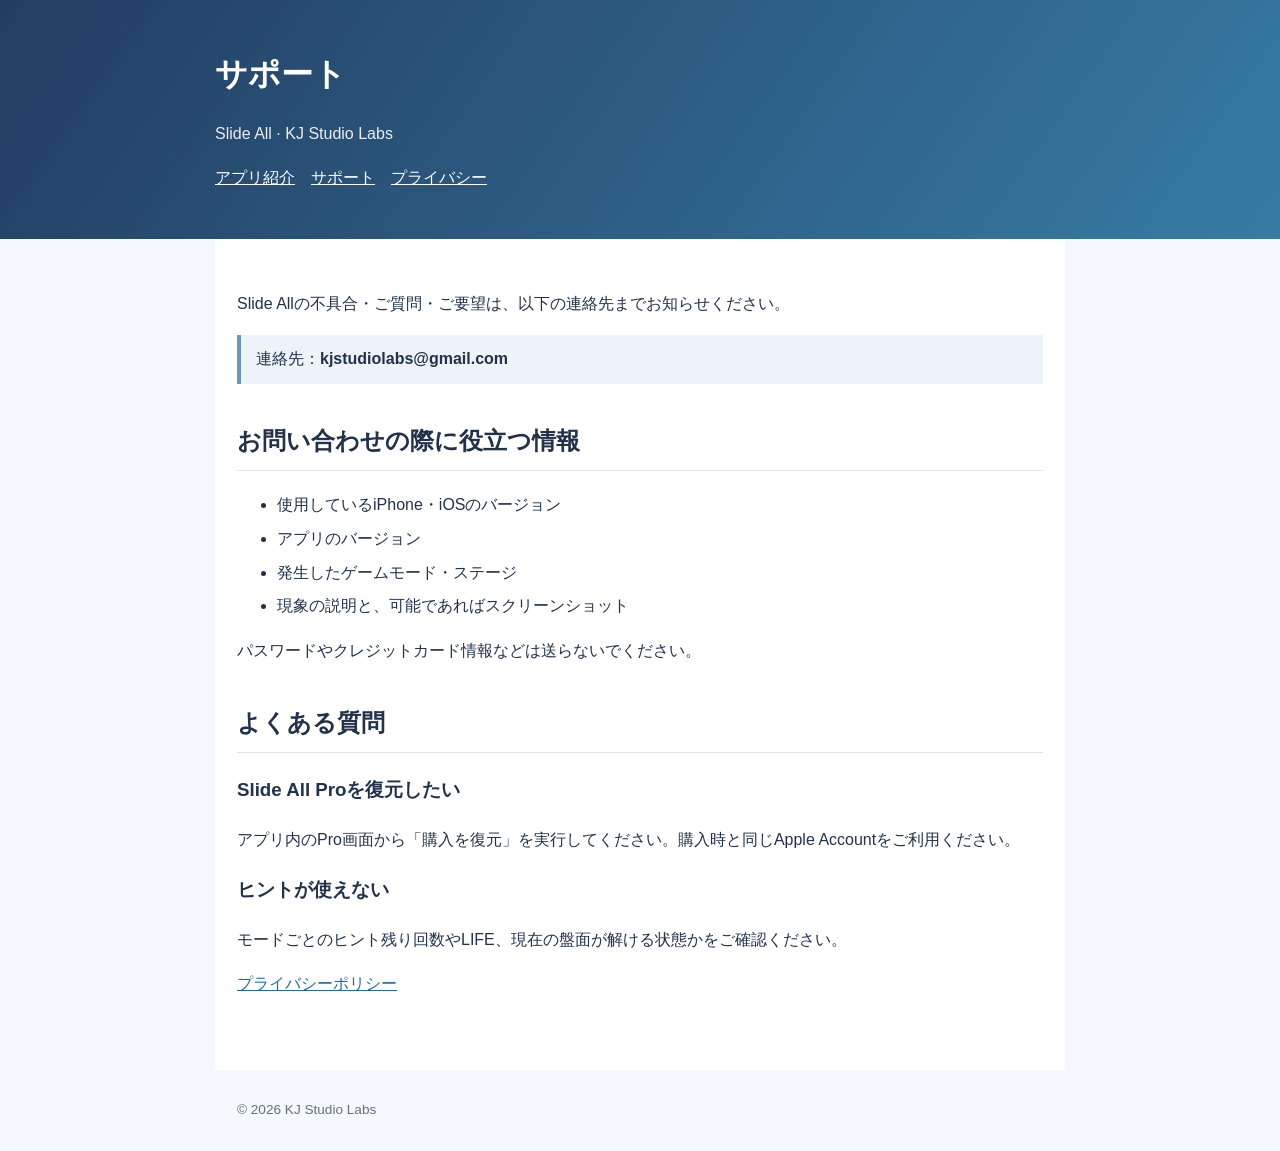
<file: slide-all/support.html>
<!doctype html><html lang="ja"><head><meta charset="utf-8"><meta name="viewport" content="width=device-width,initial-scale=1"><title>サポート | Slide All</title><meta name="description" content="iOSパズルゲーム Slide All / KJ Studio Labs"><link rel="stylesheet" href="style.css"></head><body><header><div class="inner"><h1>サポート</h1><p>Slide All · KJ Studio Labs</p><nav><a href="index.html">アプリ紹介</a><a href="support.html">サポート</a><a href="privacy.html">プライバシー</a></nav></div></header><main><p>Slide Allの不具合・ご質問・ご要望は、以下の連絡先までお知らせください。</p><p class="notice">連絡先：<strong>kjstudiolabs@gmail.com</strong></p><h2>お問い合わせの際に役立つ情報</h2><ul><li>使用しているiPhone・iOSのバージョン</li><li>アプリのバージョン</li><li>発生したゲームモード・ステージ</li><li>現象の説明と、可能であればスクリーンショット</li></ul><p>パスワードやクレジットカード情報などは送らないでください。</p><h2>よくある質問</h2><h3>Slide All Proを復元したい</h3><p>アプリ内のPro画面から「購入を復元」を実行してください。購入時と同じApple Accountをご利用ください。</p><h3>ヒントが使えない</h3><p>モードごとのヒント残り回数やLIFE、現在の盤面が解ける状態かをご確認ください。</p><p><a href="privacy.html">プライバシーポリシー</a></p></main><footer>© 2026 KJ Studio Labs</footer></body></html>
</file>
<file: slide-all/style.css>
*{box-sizing:border-box}body{margin:0;background:#f5f8fc;color:#22324a;font:16px/1.8 -apple-system,BlinkMacSystemFont,"Hiragino Kaku Gothic ProN","Noto Sans JP",sans-serif}header{background:linear-gradient(125deg,#233d62,#377ca4);color:white;padding:46px 20px}header .inner,main,footer{max-width:850px;margin:auto}h1{font-size:2rem;margin:0}header p{opacity:.9}main{padding:35px 22px 55px;background:white}h2{margin-top:2.2rem;border-bottom:1px solid #dde6ed;padding-bottom:8px}a{color:#226ba3}li{margin:5px 0}table{border-collapse:collapse;width:100%;font-size:.92rem}td,th{border:1px solid #dde6ed;padding:9px;text-align:left;vertical-align:top}th{background:#f1f5fa}footer{padding:28px 22px;color:#627085;font-size:.85rem}nav a{color:white;margin-right:16px} .notice{border-left:4px solid #7196b3;padding:10px 15px;background:#edf4f8}
</file>
